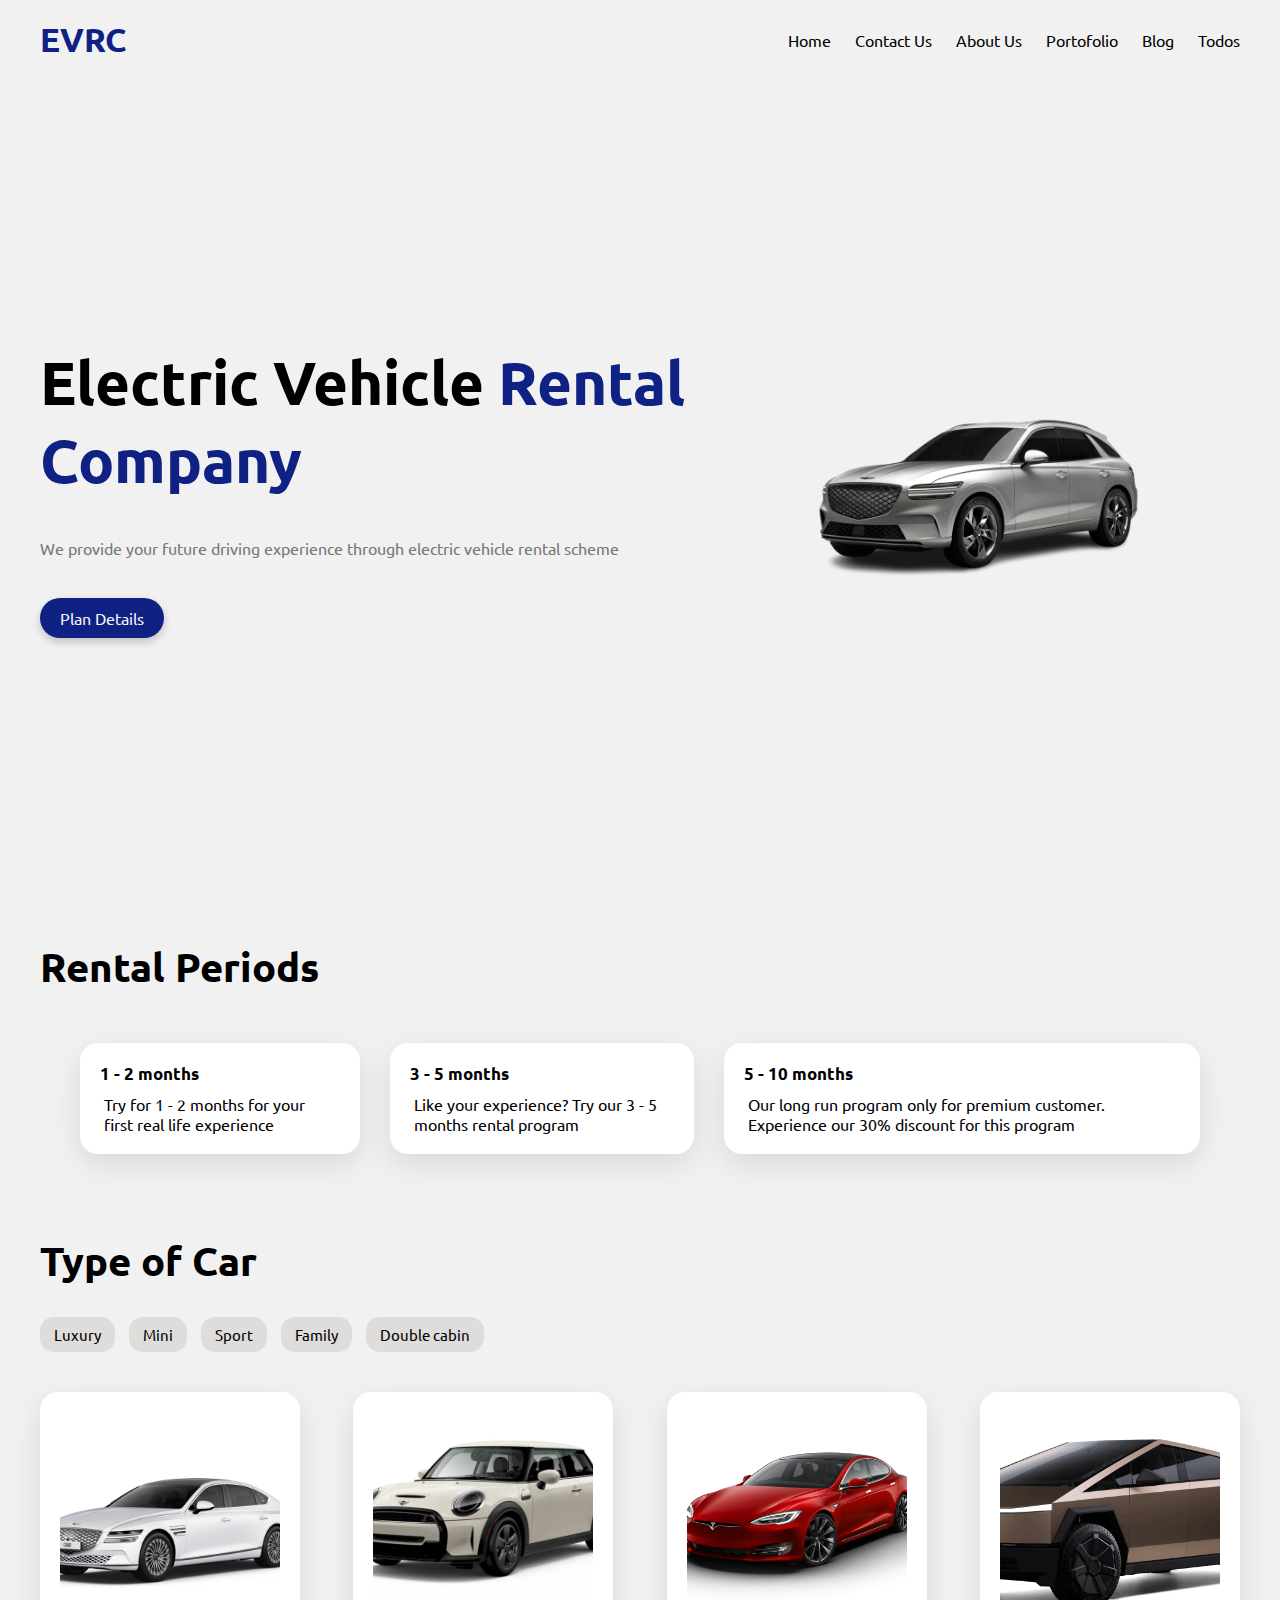
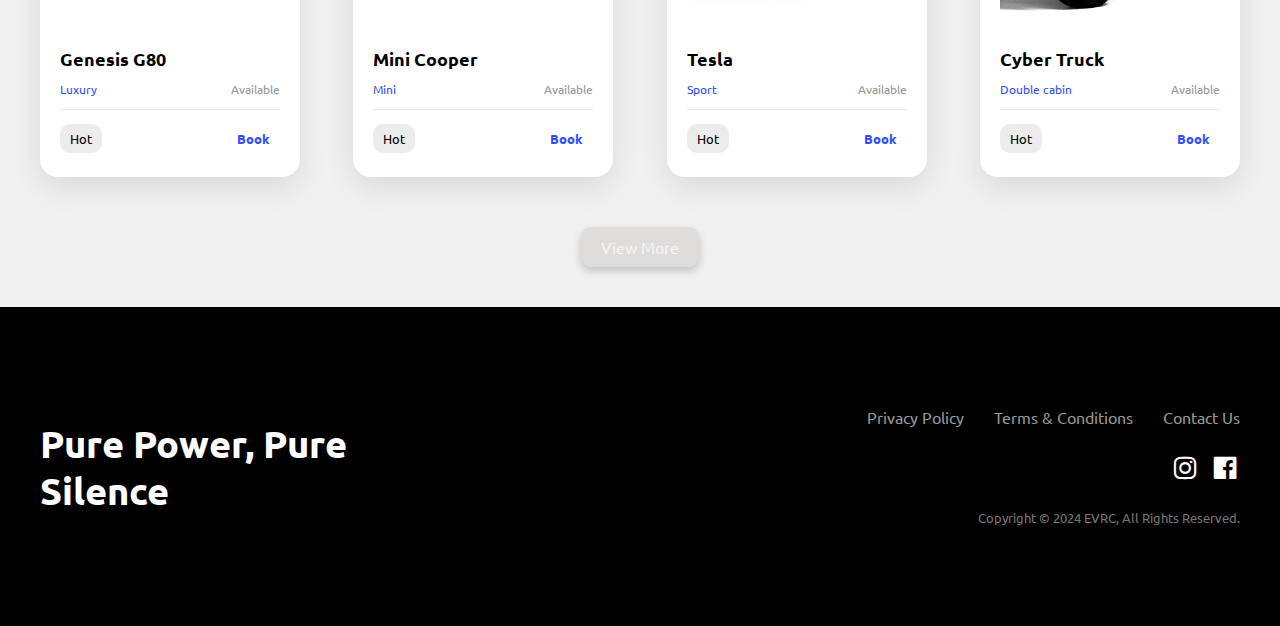
<file: Index.html>
<!DOCTYPE html>
<html lang="en">

<head>
    <meta charset="UTF-8">
    <meta name="viewport" content="width=device-width, initial-scale=1.0">
    <link href='https://unpkg.com/boxicons@2.1.4/css/boxicons.min.css' rel='stylesheet'>
    <link rel="stylesheet" href="finalProV2.css" href="todosV2.css">
    <title>Henry's Final Project</title>
</head>

<body>

    <nav>
        <a href="#" class="logo">EVRC</a>
        <div class="links">
            <a href="#">Home</a>
            <a href="#">Contact Us</a>
            <a href="#">About Us</a>
            <a href="#">Portofolio</a>
            <a href="#">Blog</a>
            <a href="exampletodos.html">Todos</a>
        </div>
    </nav>

    <header>
        <div class="left">
            <h1>Electric Vehicle <span>Rental Company</span></h1>
            <p>We provide your future driving experience through electric vehicle rental scheme
            </p>
            <button id="showPopup">Plan Details</button>

    <div id="popup" class="popup">
        <div class="popup-content">
            <span class="close" id="closePopup">&times;</span>
            <table>
                <tr>
                    <th>Plan Features</th>
                    <th>Basic $1000</th>
                    <th>Premium $2000</th>
                </tr>
                <tr>
                    <td>Sedan</td>
                    <td>Ioniq 4</td>
                    <td>Genesis G80</td>
                </tr>
                <tr>
                    <td>Mini</td>
                    <td>Wuling</td>
                    <td>Mini Cooper</td>
                </tr>
                <tr>
                    <td>Family</td>
                    <td>Omoda 5</td>
                    <td>Ioniq 5</td>
                </tr>
                <tr>
                    <td>Sport</td>
                    <td>Tesla</td>
                    <td>BMW I8</td>
                </tr>
                <tr>
                    <td></td>
                    <td><button id="buttonsec">Order Now</button></td>
                    <td><button id="buttonsec">Order Now</button></td>
                </tr>
            </table>
        </div>
    </div>

    <script src="scripExample.js"></script>
        </div>
        <img src="testpic6.webp">
    </header>

    <h2 class="separator">
        Rental Periods
    </h2>

    <div class="rental-car">
        <div class="item">
            <div class="header">
                <h5>1 - 2 months </h5>
            </div>
            <p>Try for 1 - 2 months for your first real life experience</p>
        </div>
        <div class="item">
            <div class="header">
                <h5>3 - 5 months</h5>
            </div>
            <p>Like your experience?
               Try our 3 - 5 months rental program
            </p>
        </div>
        <div class="item">
            <div class="header">
                <h5>5 - 10 months </h5>
            </div>
            <p>Our long run program only for premium customer. Experience our 30% discount for this program </p>
        </div>
    </div>

    <h2 class="separator">
        Type of Car
    </h2>

    <div class="ev-category">
        <div class="category">
            <a href="#">Luxury</a>
            <a href="#">Mini</a>
            <a href="#">Sport</a>
            <a href="#">Family</a>
            <a href="#">Double cabin</a>
        </div>

        <div class="ev-list">
            <div class="item">
                <img src="testpic7.png">
                <div class="info">
                    <div>
                        <h5>Genesis G80</h5>
                        <div class="btc">
                            <p>Luxury</p>
                        </div>
                    </div>
                    <p>Available</p>
                </div>
                <div class="Book">
                    <p>Hot</p>
                    <a href="#">Book</a>
                </div>
            </div>
            <div class="item">
                <img src="testpic8.webp">
                <div class="info">
                    <div>
                        <h5>Mini Cooper</h5>
                        <div class="btc">
                            <p>Mini</p>
                        </div>
                    </div>
                    <p>Available</p>
                </div>
                <div class="Book">
                    <p>Hot</p>
                    <a href="#">Book</a>
                </div>
            </div>
            <div class="item">
                <img src="testpic10.png">
                <div class="info">
                    <div>
                        <h5>Tesla</h5>
                        <div class="btc">
                            <p>Sport</p>
                        </div>
                    </div>
                    <p>Available</p>
                </div>
                <div class="Book">
                    <p>Hot</p>
                    <a href="#">Book</a>
                </div>
            </div>
            <div class="item">
                <img src="testpic12.png">
                <div class="info">
                    <div>
                        <h5>Cyber Truck</h5>
                        <div class="btc">
                            <p>Double cabin</p>
                        </div>
                    </div>
                    <p>Available</p>
                </div>
                <div class="Book">
                    <p>Hot</p>
                    <a href="#">Book</a>
                </div>
            </div>
        </div>

    </div>

    <div class="view-more">
        <button>View More</button>
    </div>

   
    <footer>
        <h3>Pure Power, Pure Silence</h3>
        <div class="right">
            <div class="links">
                <a href="#">Privacy Policy</a>
                <a href="#">Terms & Conditions</a>
                <a href="#">Contact Us</a>
            </div>
            <div class="social">
                <i class='bx bxl-instagram'></i>
                <i class='bx bxl-facebook-square'></i>
            </div>
            <p>Copyright © 2024 EVRC, All Rights Reserved.</p>
        </div>
    </footer>

</body>

</html>
</file>
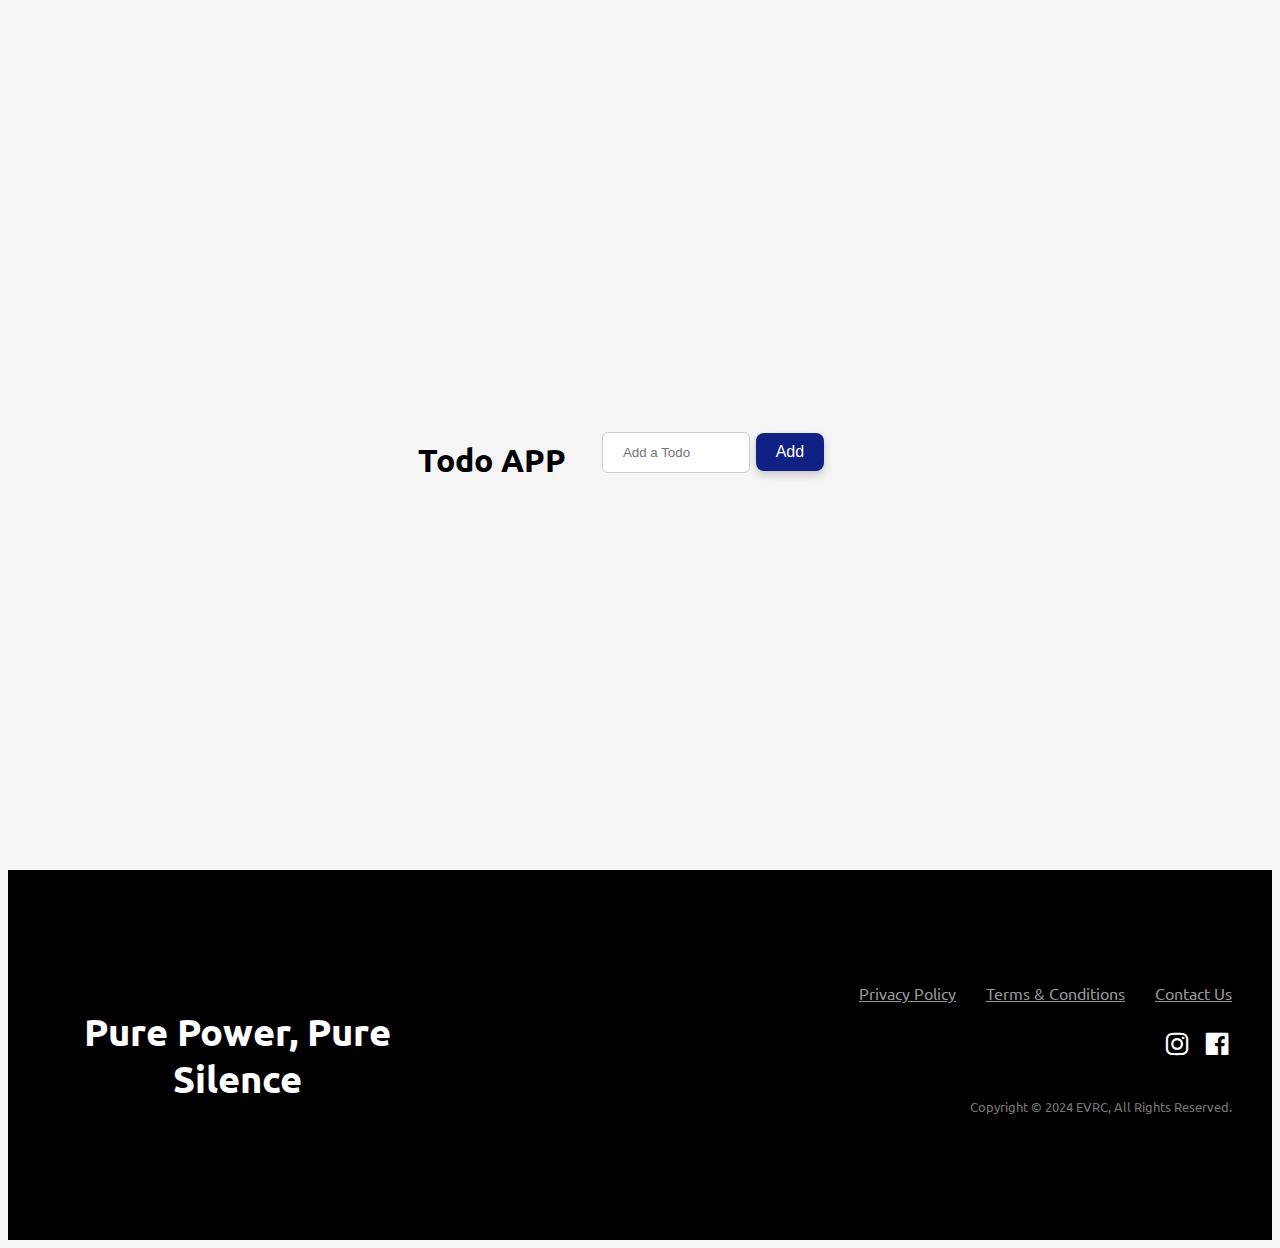
<file: exampletodos.html>
<!DOCTYPE html>
<html lang="en">
<head>
    <meta charset="UTF-8">
    <meta name="viewport" content="width=device-width, initial-scale=1.0">
    <link href='https://unpkg.com/boxicons@2.1.4/css/boxicons.min.css' rel='stylesheet'>
    <title>Navigation Page</title>
    <link rel="stylesheet" href="exampletodos.css">
</head>
<body>
    <header>
    <h1>Todo APP</h1>
    <div class="container">
        <input type="text" id="nameInput" placeholder="Add a Todo"></input>
        <button id="addNameButton">Add</button>
    </div>
    <script src="exampletodos.js"></script>
    </header>
    <footer>
        <h3>Pure Power, Pure Silence</h3>
        <div class="right">
            <div class="links">
                <a href="#">Privacy Policy</a>
                <a href="#">Terms & Conditions</a>
                <a href="#">Contact Us</a>
            </div>
            <div class="social">
                <i class='bx bxl-instagram'></i>
                <i class='bx bxl-facebook-square'></i>
            </div>
            <p>Copyright © 2024 EVRC, All Rights Reserved.</p>
        </div>
    </footer>

</body>
</html>
</file>
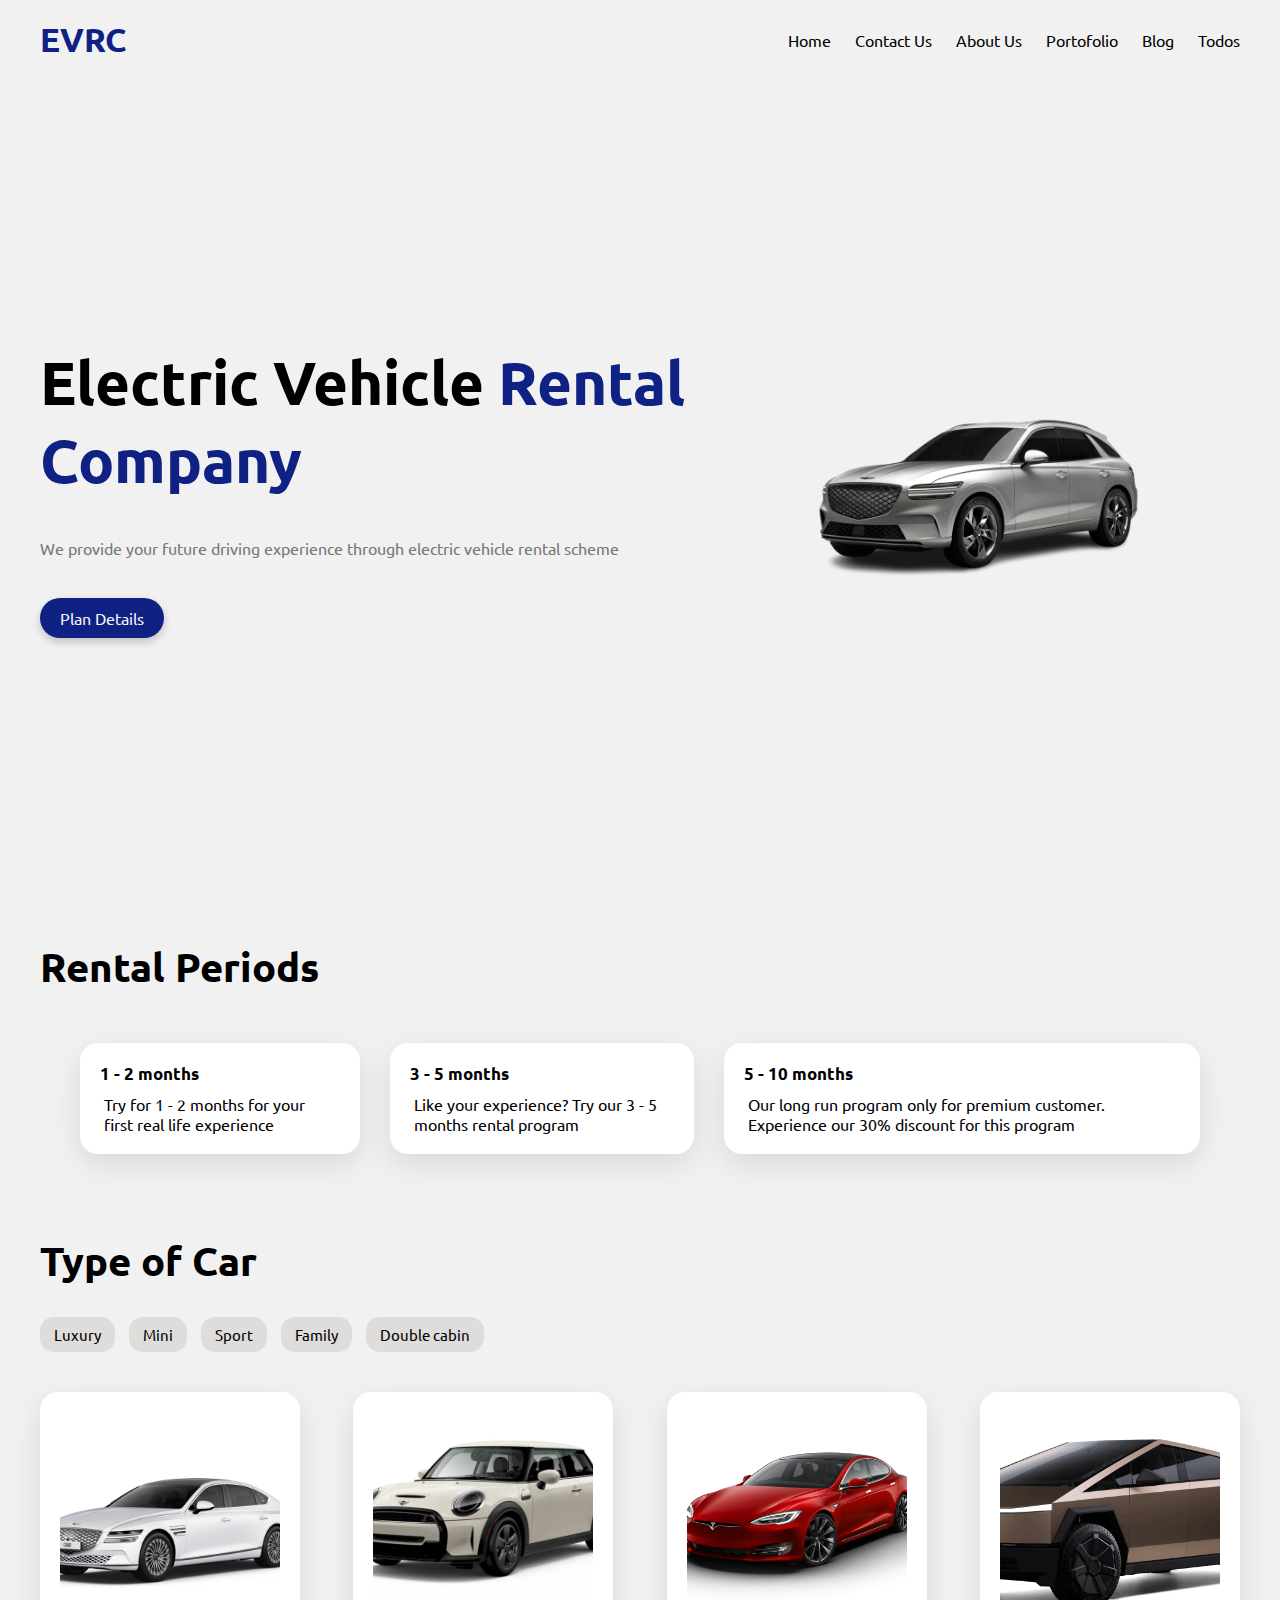
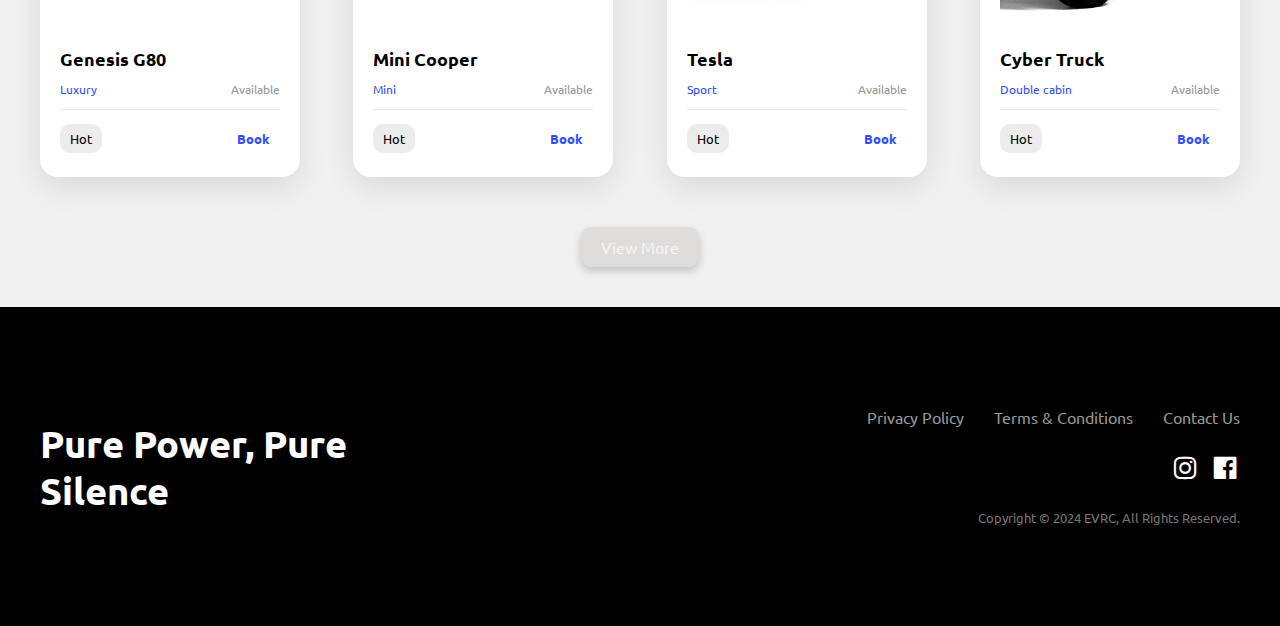
<file: finalProV2.html>
<!DOCTYPE html>
<html lang="en">

<head>
    <meta charset="UTF-8">
    <meta name="viewport" content="width=device-width, initial-scale=1.0">
    <link href='https://unpkg.com/boxicons@2.1.4/css/boxicons.min.css' rel='stylesheet'>
    <link rel="stylesheet" href="finalProV2.css" href="todosV2.css">
    <title>Henry's Final Project</title>
</head>

<body>

    <nav>
        <a href="#" class="logo">EVRC</a>
        <div class="links">
            <a href="#">Home</a>
            <a href="#">Contact Us</a>
            <a href="#">About Us</a>
            <a href="#">Portofolio</a>
            <a href="#">Blog</a>
            <a href="exampletodos.html">Todos</a>
        </div>
    </nav>

    <header>
        <div class="left">
            <h1>Electric Vehicle <span>Rental Company</span></h1>
            <p>We provide your future driving experience through electric vehicle rental scheme
            </p>
            <button id="showPopup">Plan Details</button>

    <div id="popup" class="popup">
        <div class="popup-content">
            <span class="close" id="closePopup">&times;</span>
            <table>
                <tr>
                    <th>Plan Features</th>
                    <th>Basic $1000</th>
                    <th>Premium $2000</th>
                </tr>
                <tr>
                    <td>Sedan</td>
                    <td>Ioniq 4</td>
                    <td>Genesis G80</td>
                </tr>
                <tr>
                    <td>Mini</td>
                    <td>Wuling</td>
                    <td>Mini Cooper</td>
                </tr>
                <tr>
                    <td>Family</td>
                    <td>Omoda 5</td>
                    <td>Ioniq 5</td>
                </tr>
                <tr>
                    <td>Sport</td>
                    <td>Tesla</td>
                    <td>BMW I8</td>
                </tr>
                <tr>
                    <td></td>
                    <td><button id="buttonsec">Order Now</button></td>
                    <td><button id="buttonsec">Order Now</button></td>
                </tr>
            </table>
        </div>
    </div>

    <script src="scripExample.js"></script>
        </div>
        <img src="testpic6.webp">
    </header>

    <h2 class="separator">
        Rental Periods
    </h2>

    <div class="rental-car">
        <div class="item">
            <div class="header">
                <h5>1 - 2 months </h5>
            </div>
            <p>Try for 1 - 2 months for your first real life experience</p>
        </div>
        <div class="item">
            <div class="header">
                <h5>3 - 5 months</h5>
            </div>
            <p>Like your experience?
               Try our 3 - 5 months rental program
            </p>
        </div>
        <div class="item">
            <div class="header">
                <h5>5 - 10 months </h5>
            </div>
            <p>Our long run program only for premium customer. Experience our 30% discount for this program </p>
        </div>
    </div>

    <h2 class="separator">
        Type of Car
    </h2>

    <div class="ev-category">
        <div class="category">
            <a href="#">Luxury</a>
            <a href="#">Mini</a>
            <a href="#">Sport</a>
            <a href="#">Family</a>
            <a href="#">Double cabin</a>
        </div>

        <div class="ev-list">
            <div class="item">
                <img src="testpic7.png">
                <div class="info">
                    <div>
                        <h5>Genesis G80</h5>
                        <div class="btc">
                            <p>Luxury</p>
                        </div>
                    </div>
                    <p>Available</p>
                </div>
                <div class="Book">
                    <p>Hot</p>
                    <a href="#">Book</a>
                </div>
            </div>
            <div class="item">
                <img src="testpic8.webp">
                <div class="info">
                    <div>
                        <h5>Mini Cooper</h5>
                        <div class="btc">
                            <p>Mini</p>
                        </div>
                    </div>
                    <p>Available</p>
                </div>
                <div class="Book">
                    <p>Hot</p>
                    <a href="#">Book</a>
                </div>
            </div>
            <div class="item">
                <img src="testpic10.png">
                <div class="info">
                    <div>
                        <h5>Tesla</h5>
                        <div class="btc">
                            <p>Sport</p>
                        </div>
                    </div>
                    <p>Available</p>
                </div>
                <div class="Book">
                    <p>Hot</p>
                    <a href="#">Book</a>
                </div>
            </div>
            <div class="item">
                <img src="testpic12.png">
                <div class="info">
                    <div>
                        <h5>Cyber Truck</h5>
                        <div class="btc">
                            <p>Double cabin</p>
                        </div>
                    </div>
                    <p>Available</p>
                </div>
                <div class="Book">
                    <p>Hot</p>
                    <a href="#">Book</a>
                </div>
            </div>
        </div>

    </div>

    <div class="view-more">
        <button>View More</button>
    </div>

   
    <footer>
        <h3>Pure Power, Pure Silence</h3>
        <div class="right">
            <div class="links">
                <a href="#">Privacy Policy</a>
                <a href="#">Terms & Conditions</a>
                <a href="#">Contact Us</a>
            </div>
            <div class="social">
                <i class='bx bxl-instagram'></i>
                <i class='bx bxl-facebook-square'></i>
            </div>
            <p>Copyright © 2024 EVRC, All Rights Reserved.</p>
        </div>
    </footer>

</body>

</html>
</file>
<file: todosV2.css>
* {
  padding: 0;
  margin: 0;
}

body {
  width: 100vw;
  min-height: 100vh;
  display: flex;
  justify-content: center;
  background: linear-gradient(#f7e5da, #f9f6f3);
  font-family: sans-serif;
}

button:hover {
  cursor: pointer;
  background-color: #73E831;
}

ul {
  list-style-type: none; /* get rid of bullet points on side of list items */
}

/* common style ends */

/* container */
.container {
  min-width: 700px;
  display: flex;
  flex-direction: column;
  align-items: center;
  padding: 20px;
}

h1 {
  color: #080808;
  font-size: 3rem;
}

/* todo-form */

.todo-form {
  margin: 40px 0px;
}

.todo-input {
  width: 250px;
  border: none;
  outline: none;
  border-radius: 5px;
  padding: 10px;
  margin-right: 10px;
  font-size: 1rem;
}

.add-button {
  background-color: #ff2f00;
  color: #fff;
  border: none;
  outline: none;
  border-radius: 5px;
  padding: 7px;
  font-size: 1.2rem;
}

/* todo-form style ends */

/* todo-items */
.todo-items {
  min-width: 350px;
}

/* each li with class="item" */
.item {
  background-color: #fff;
  padding: 10px;
  font-size: 1.1rem;
}

.item:first-child {
  border-top-left-radius: 7px;
  border-top-right-radius: 7px;
}

.item:last-child {
  border-bottom-left-radius: 7px;
  border-bottom-right-radius: 7px;
}

/* item style end */

.checkbox {
  margin-right: 10px;
}

.delete-button {
  float: right;
  background-color: #ff2f00;
  border: none;
  outline: none;
  border-radius: 7px;
  padding: 2px 5px;
  margin-left: 10px;
  font-size: 1.1rem;
  font-weight: 550;
}

/* applied when the todo item is checked */
.checked { 
  text-decoration: line-through;
}
</file>
<file: exampletodos.css>
@import url('https://fonts.googleapis.com/css2?family=Ubuntu:wght@300;400;500;700&display=swap');

body {
  font-family: 'Ubuntu', sans-serif;
  text-align: center;
  margin-top: 50px;
  background-color: whitesmoke;
}

button {
  background-color: #0f2182;
  color: white;
  border: none;
  padding: 10px 20px;
  text-align: center;
  text-decoration: none;
  display: inline-block;
  font-size: 16px;
  margin: 4px 2px;
  cursor: pointer;
  border-radius: 8px;
  box-shadow: 0 4px 8px rgba(0, 0, 0, 0.2); /* Shadow */
  transition: box-shadow 0.3s ease-in-out; 
}

button:hover {
  background-color: #0227fc;
  box-shadow: 0 8px 16px rgba(0, 0, 0, 0.4);
}

input[type="text"] {
  width: 50%;
  padding: 12px 20px;
  margin: 8px 0;
  display: inline-block;
  border: 1px solid #ccc;
  border-radius: 6px;
  box-sizing: border-box;
}
header{
  padding: 0 80px;
  height: calc(100vh - 80px);
  display: flex;
  align-items: center;
  justify-content: center;
}
footer{
  background-color: #000;
  color: #fff;
  padding: 100px 80px;
  display: flex;
  align-items: center;
  justify-content: space-between;
}

footer .right{
  width: 80%;
  display: flex;
  flex-direction: column;
  align-items: flex-end;
  gap: 26px;
}

footer .right .links{
  display: flex;
  gap: 30px;
}

footer .right .links a{
  color: #989898;
  transition: color 0.3s ease;
}

footer .right .links a:hover{
  color: #fff;
}

footer .right .social{
  display: flex;
  align-items: center;
  gap: 10px;
}

footer .right .social i{
  font-size: 30px;
  cursor: pointer;
  transition: color 0.3s ease;
}

footer .right .social i:hover{
  color: #304ffe;
}

footer .right p{
  font-size: 13px;
  color: #777;
}
@media screen and (max-width: 1400px) {
  footer{
    padding: 100px 40px;
}

footer h3{
    font-size: 38px;
}
}
@media screen and (max-width: 1200px) {
  footer .links a{
    font-size: 15px;
}
}
@media screen and (max-width: 992px) {
  footer{
    flex-direction: column;
    padding: 60px 40px;
}

footer h3{
    margin-bottom: 40px;
    font-size: 32px;
}

footer .right{
    width: 100%;
    align-items: center;
}
}
@media screen and (max-width: 768px) {
  footer{
    padding: 40px 20px;
}
}
</file>
